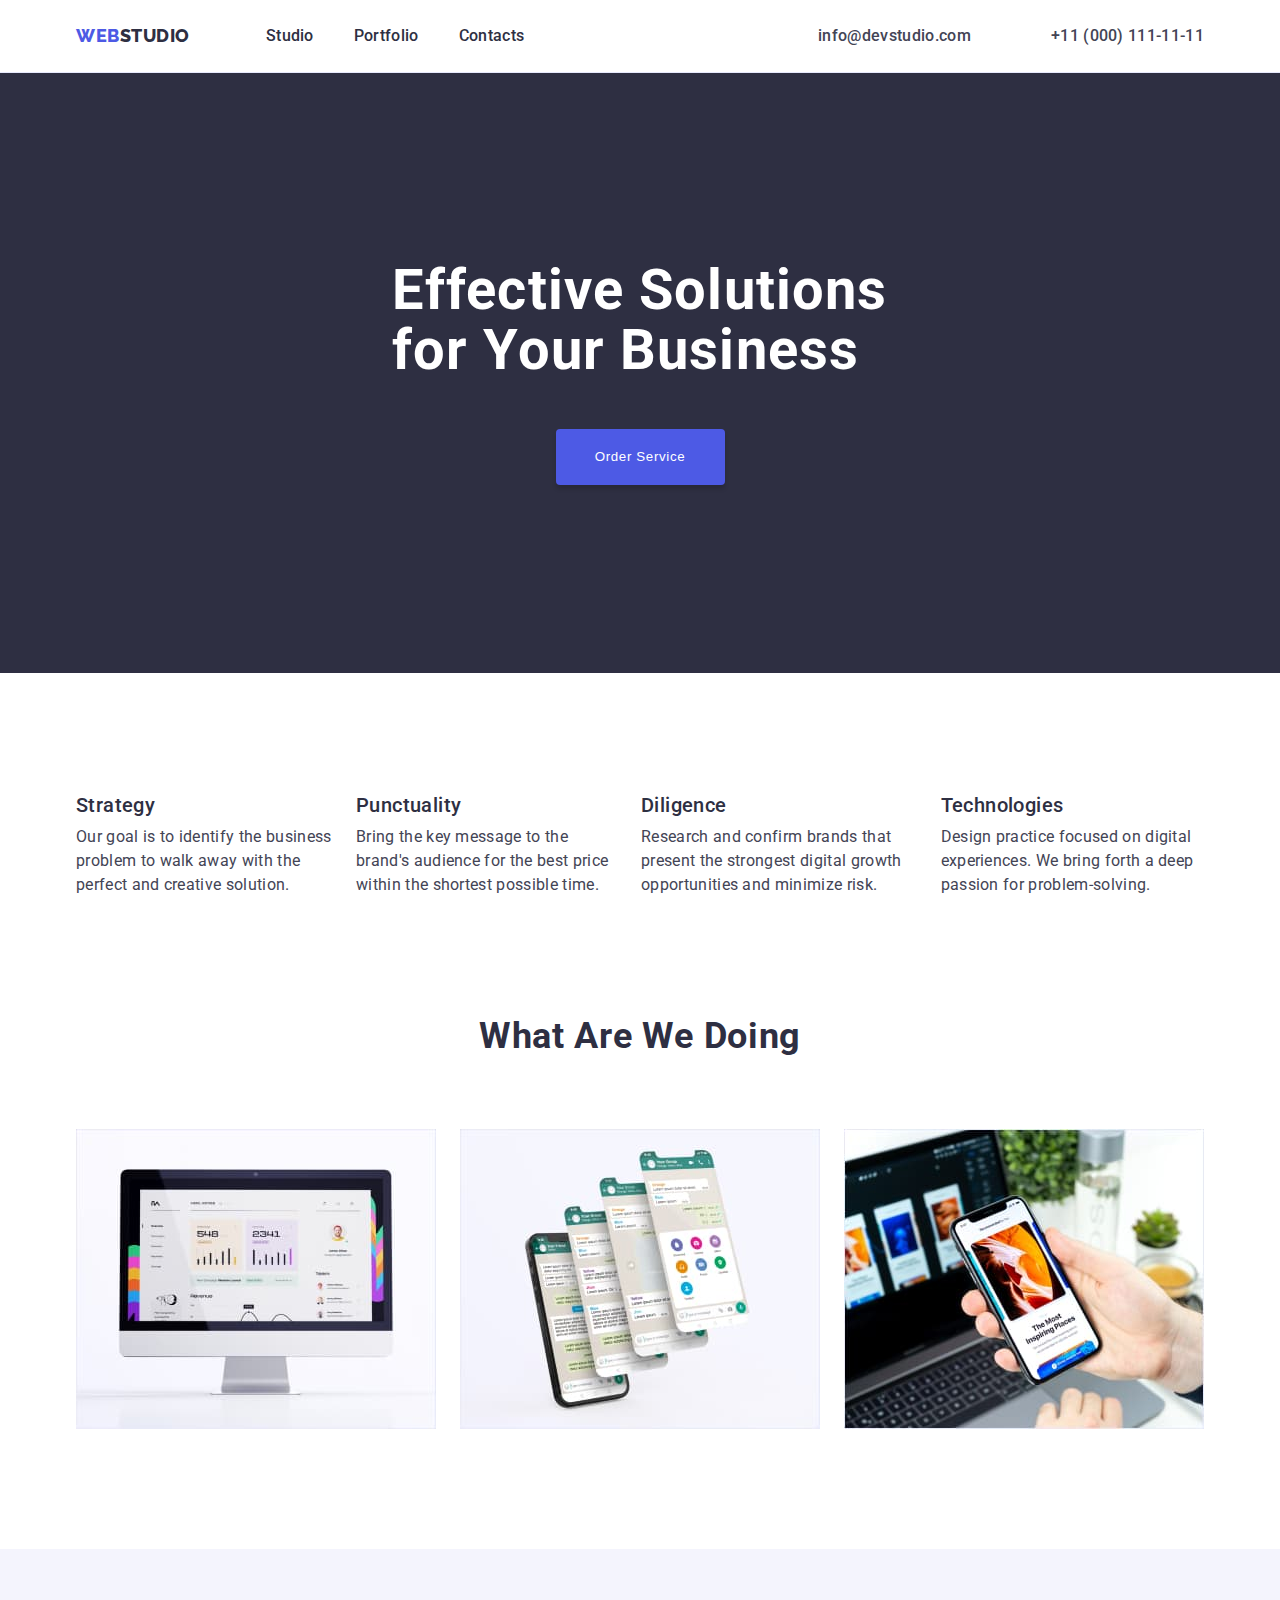
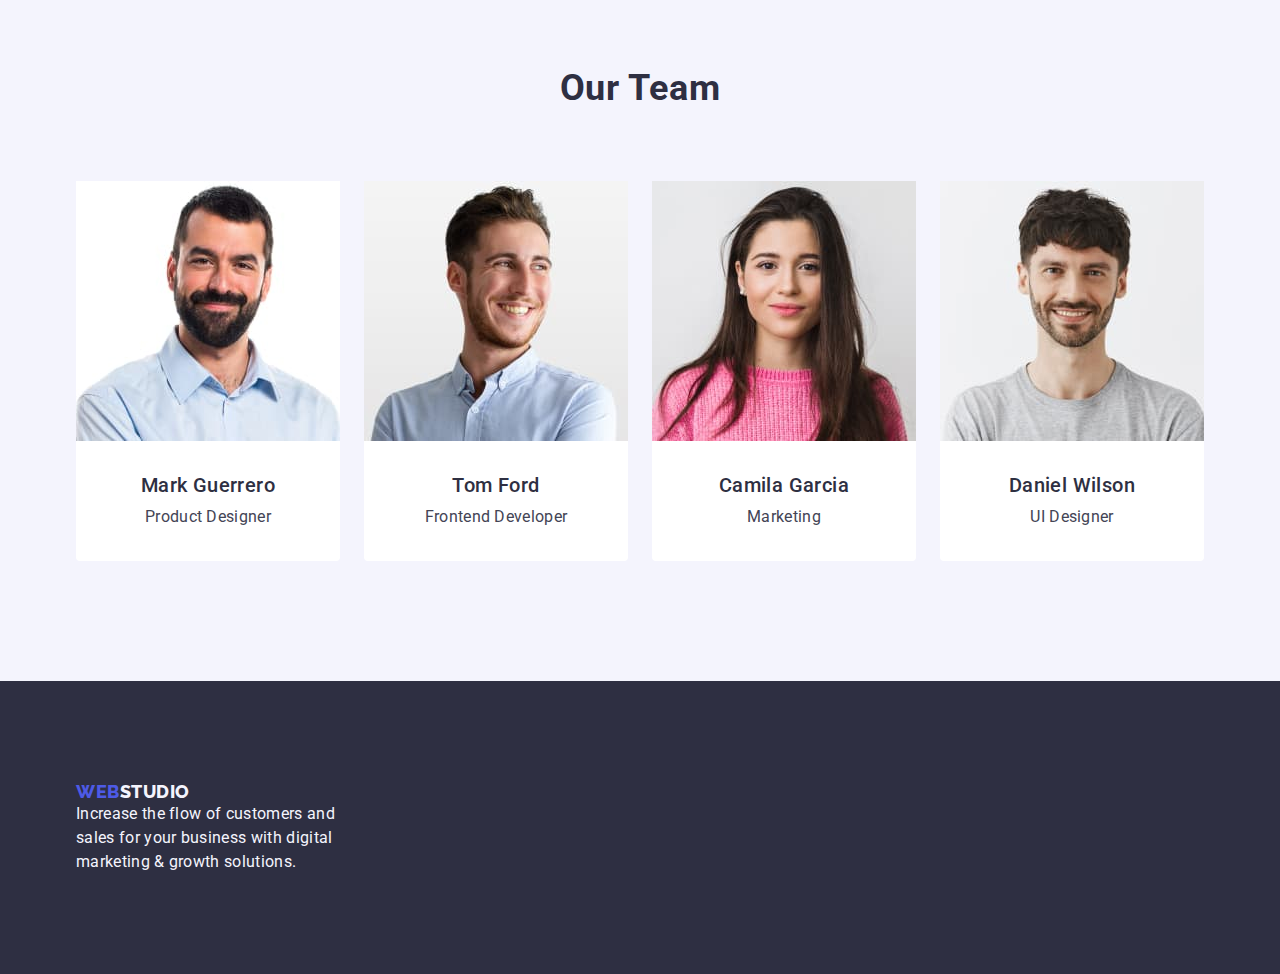
<file: index.html>
<!DOCTYPE html>
<html lang="en">
<head>
    <meta charset="UTF-8">
    <meta name="viewport" content="width=device-width, initial-scale=1.0">
    <title>Студія</title>
    <link rel="preconnect" href="https://fonts.googleapis.com">
    <link rel="preconnect" href="https://fonts.gstatic.com" crossorigin>
    <link href="https://fonts.googleapis.com/css2?family=Raleway:wght@800&family=Roboto:wght@400;500;700;900&display=swap" rel="stylesheet">
    <link rel="stylesheet" href="https://cdnjs.cloudflare.com/ajax/libs/modern-normalize/2.0.0/modern-normalize.min.css" integrity="sha512-4xo8blKMVCiXpTaLzQSLSw3KFOVPWhm/TRtuPVc4WG6kUgjH6J03IBuG7JZPkcWMxJ5huwaBpOpnwYElP/m6wg==" crossorigin="anonymous" referrerpolicy="no-referrer" />
    <link rel="stylesheet" href="./css/style.css">

</head>
<body>
    <header class="header" >
        <div class="container">
            <div class="navigation">
                <nav class="nav">
                    <a href="./index.html" class="logo link">Web<span class="span">Studio</span></a>
                    <ul class="list nav-ul">
                        <li>
                            <a class="link li-items" href="./index.html">Studio</a>
                        </li>
                        <li>
                            <a class="link li-items" href="./portfolio.html">Portfolio</a>
                        </li>
                        <li>
                            <a class="link li-items" href="">Contacts</a>
                        </li>
                    </ul>
                </nav>
                <address class="address">
                    <ul class="list address-ul">
                        <li>
                            <a class="link address-link" href="mailto:info@devstudio.com">info@devstudio.com</a>
                        </li>
                        <li>
                            <a class="link address-link" href="tel:+110001111111">+11 (000) 111-11-11</a>
                        </li>
                    </ul>
                </address>
            </div>
        </div>
    </header>

    <main>
        <section class="solutions">
            <h1 class="solutions-title" >Effective Solutions for Your Business</h1>
            <button type="button" class="button-order">Order Service</button>
        </section>
        <section class="items section">
            <div class="container">
                <h2 class="visually-hidden">Items</h2>
                <ul class="list items-ul">
                    <li>
                        <h3 class="li-title">Strategy</h3>
                        <p class="li-par" >Our goal is to identify the business problem to walk away with the perfect and creative solution.</p>
                    </li>
                    <li>
                        <h3 class="li-title">Punctuality</h3>
                        <p class="li-par" >Bring the key message to the brand's audience for the best price within the shortest possible time.</p>
                    </li>
                    <li>
                        <h3 class="li-title">Diligence</h3>
                        <p class="li-par" >Research and confirm brands that present the strongest digital growth opportunities and minimize risk.</p>
                    </li>
                    <li>
                        <h3 class="li-title">Technologies</h3>
                        <p class="li-par">Design practice focused on digital experiences. We bring forth a deep passion for problem-solving.</p>
                    </li>
                </ul>
            </div>
        </section>
        <section class="doing section">
            <div class="container">
                <h2 class="title" >What are we doing</h2>
                <ul class="list doing-ul" >
                    <li>
                        <img src="./images/websites.jpg" width="360" height="300" alt="websites">
                    </li>
                    <li>
                        <img src="./images/applictions.jpg" width="360" height="300" alt="applications">
                    </li>
                    <li>
                        <img src="./images/design.jpg" width="360" height="300" alt="design">
                    </li>
                </ul>
            </div>
        </section>
        <section class="team section">
            <div class="container"> 
                <h2 class="title">Our Team</h2>
                <ul class="list team-ul" >
                    <li class="team-items" >
                        <img src="./images/mark_guerrero.jpg" width="264" height="260" alt="Mark Guerrero">
                        <div class="card-text">
                            <h3 class="li-title">Mark Guerrero</h3>
                            <p class="li-par" >Product Designer</p>
                        </div>
                    </li>

                    <li class="team-items" >
                        <img src="./images/tom_ford.jpg" width="264" height="260" alt="Tom Ford">
                        <div class="card-text">
                            <h3 class="li-title" >Tom Ford</h3>
                            <p class="li-par" >Frontend Developer</p>
                        </div>
                    </li>

                    <li class="team-items" >
                        <img src="./images/camila_garcia.jpg" width="264" height="260" alt="Camila Garcia">
                        <div class="card-text">
                            <h3 class="li-title" >Camila Garcia</h3>
                            <p class="li-par" >Marketing</p>
                        </div>
                    </li>

                    <li class="team-items" >
                        <img src="./images/daniel_wilson.jpg" width="264" height="260" alt="Daniel Wilson">
                        <div class="card-text">
                            <h3 class="li-title" >Daniel Wilson</h3>
                            <p class="li-par" >UI Designer</p>
                        </div>
                    </li>
                </ul>
            </div>
        </section>
    </main>
    <footer class="footer">
        <div class="container">
            <a href="./index.html" class="logo link">Web<span class="footer-span" >Studio</span></a>
            <p class="footer-text">Increase the flow of customers and sales for your business with digital marketing & growth solutions.</p>
        </div>
    </footer>
</body>
</html>
</file>
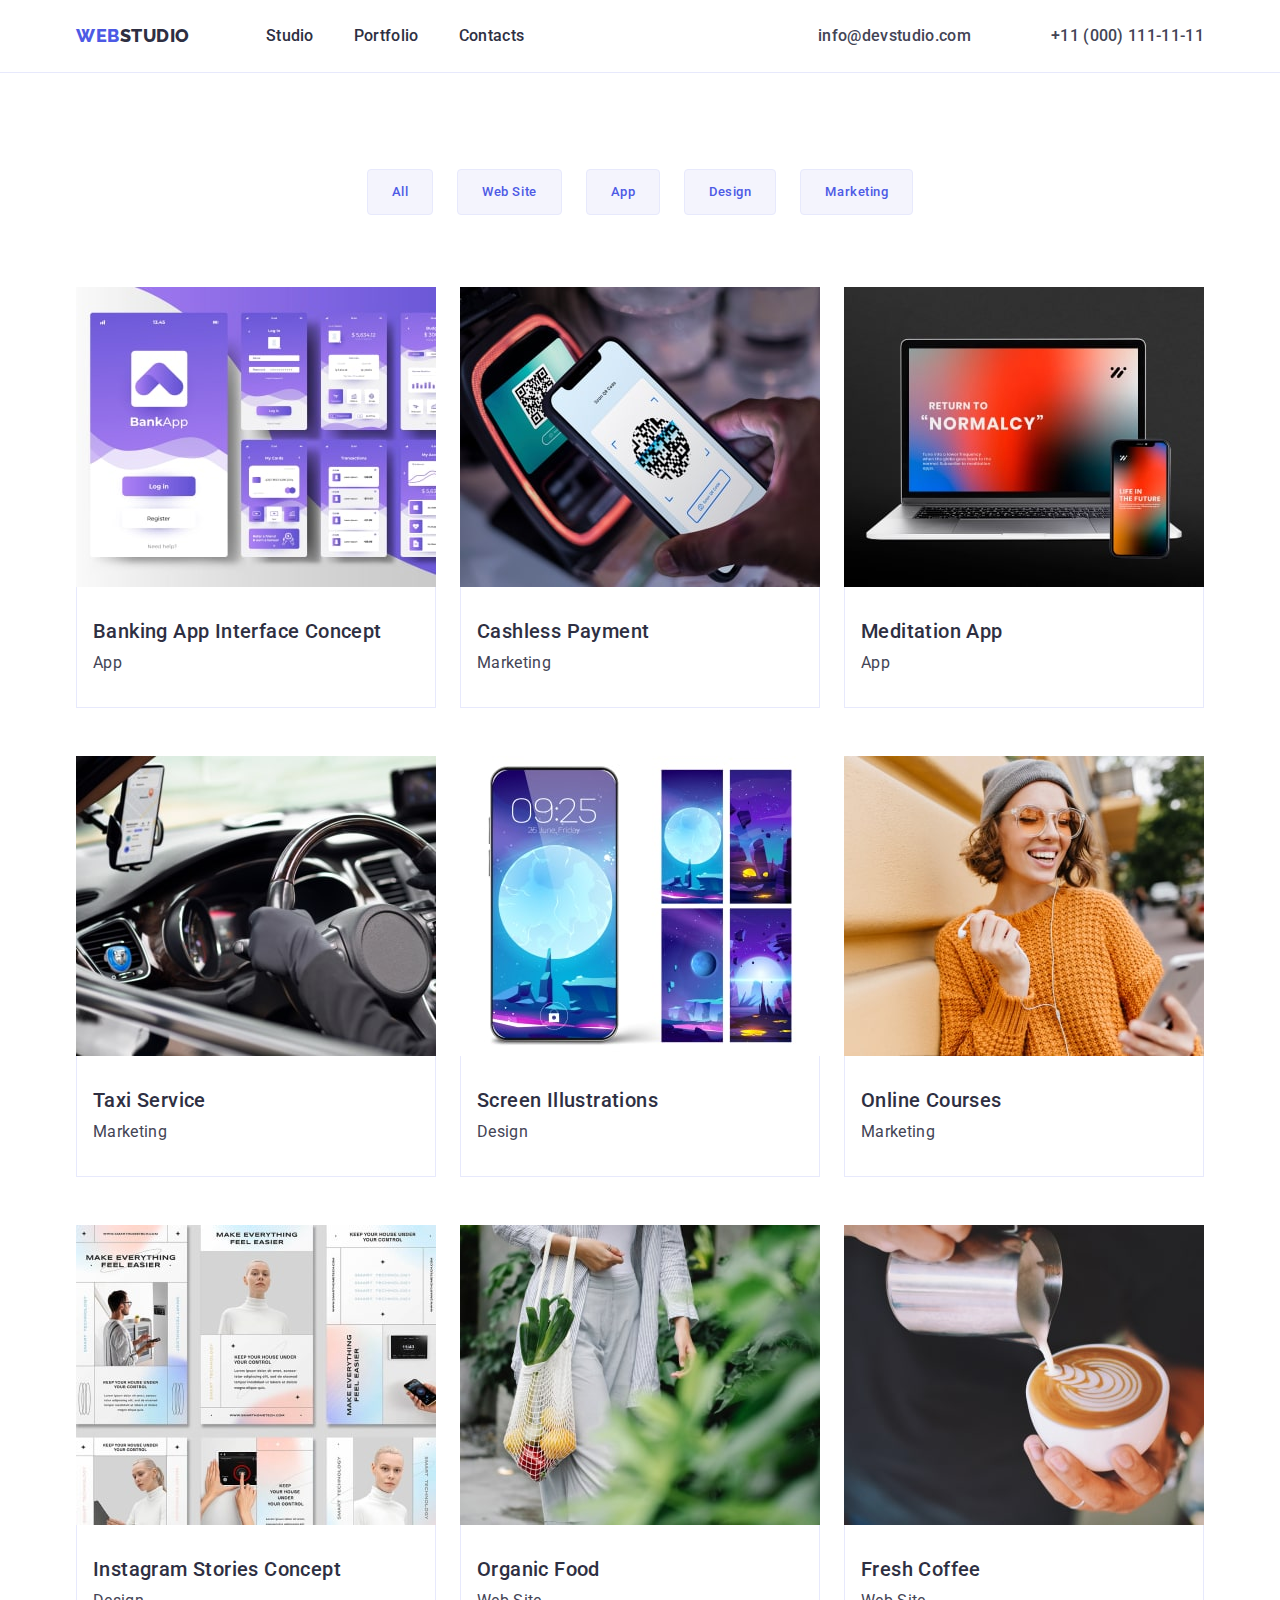
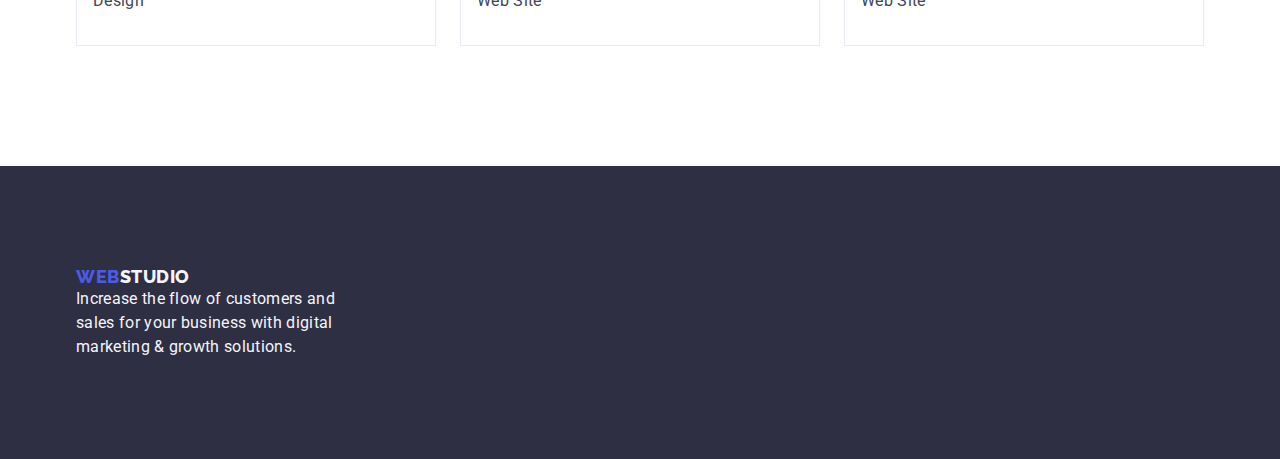
<file: portfolio.html>
<!DOCTYPE html>
<html lang="en">
<head>
    <meta charset="UTF-8">
    <meta name="viewport" content="width=device-width, initial-scale=1.0">
    <title>Portfolio</title>
    <link rel="preconnect" href="https://fonts.googleapis.com">
    <link rel="preconnect" href="https://fonts.gstatic.com" crossorigin>
    <link href="https://fonts.googleapis.com/css2?family=Raleway:wght@800&family=Roboto:wght@400;500;700;900&display=swap" rel="stylesheet">
    <link rel="stylesheet" href="https://cdnjs.cloudflare.com/ajax/libs/modern-normalize/2.0.0/modern-normalize.min.css" integrity="sha512-4xo8blKMVCiXpTaLzQSLSw3KFOVPWhm/TRtuPVc4WG6kUgjH6J03IBuG7JZPkcWMxJ5huwaBpOpnwYElP/m6wg==" crossorigin="anonymous" referrerpolicy="no-referrer" />
    <link rel="stylesheet" href="./css/style.css">
</head>
<body>
    <header class="header">
        <div class="container">
            <div class="navigation">
                <nav class="nav">
                    <a href="./index.html" class="logo link">Web<span class="span">Studio</span></a>
                    <ul class="list nav-ul">
                        <li>
                            <a class="link li-items" href="./index.html">Studio</a>
                        </li>
                        <li>
                            <a class="link li-items" href="./portfolio.html">Portfolio</a>
                        </li>
                        <li>
                            <a class="link li-items" href="">Contacts</a>
                        </li>
                    </ul>
                </nav>
                <address class="address">
                    <ul class="list address-ul">
                        <li>
                            <a class="link address-link" href="mailto:info@devstudio.com">info@devstudio.com</a>
                        </li>
                        <li>
                            <a class="link address-link" href="tel:+110001111111">+11 (000) 111-11-11</a>
                        </li>
                    </ul>
                </address>
            </div>
        </div>
    </header>

    <main>
        <section class="products">
            <div class="container">
                <h1 class="visually-hidden">Products</h1>
                <div class="filter-btn">
                    <ul class="list button-ul" >
                        <li><button class="button-filter" type="button">All</button></li>
                        <li><button class="button-filter" type="button">Web Site</button></li>
                        <li><button class="button-filter" type="button">App</button></li>
                        <li><button class="button-filter" type="button">Design</button></li>
                        <li><button class="button-filter" type="button">Marketing</button></li>
                    </ul>
                </div>
                <ul class="list products-cards" >
                    <li>
                        <a class="link" href="#">
                            <img src="./images/banking_app.jpg" alt="Banking App" width="360" height="300">
                            <div class="card-text frame">
                                <h2 class="li-title" >Banking App Interface Concept</h2>
                                <p class="li-par">App</p>
                            </div>
                        </a>
                    </li>
                    <li>
                        <a class="link" href="#">
                            <img src="./images/cashless_payment.jpg" alt="Cashless Payment" width="360" height="300">
                            <div class="card-text frame">
                                <h2 class="li-title" >Cashless Payment</h2>
                                <p class="li-par">Marketing</p>
                            </div>
                        </a>
                    </li>
                    <li>
                        <a class="link" href="#">
                            <img src="./images/meditation_app.jpg" alt="Meditation App" width="360" height="300">
                            <div class="card-text frame">
                                <h2 class="li-title" >Meditation App</h2>
                                <p class="li-par">App</p>
                            </div>
                        </a>
                    </li>
                    <li>
                        <a class="link" href="#">
                            <img src="./images/taxi_service.jpg" alt="Taxi Service" width="360" height="300">
                            <div class="card-text frame">
                                <h2 class="li-title" >Taxi Service</h2>
                                <p class="li-par">Marketing</p>
                            </div>
                        </a>
                    </li>
                    <li>
                        <a class="link" href="#">
                            <img src="./images/screen_illustrations.jpg" alt="Screen Illustrations" width="360" height="300">
                            <div class="card-text frame">
                                <h2 class="li-title" >Screen Illustrations</h2>
                                <p class="li-par">Design</p>
                            </div>
                        </a>
                    </li>
                    <li>
                        <a class="link" href="#">
                            <img src="./images/online_courses.jpg" alt="Online Courses" width="360" height="300">
                            <div class="card-text frame">
                                <h2 class="li-title" >Online Courses</h2>
                                <p class="li-par">Marketing</p>
                            </div>
                        </a>
                    </li>
                    <li>
                        <a class="link" href="#">
                            <img src="./images/instagram_stories_concept.jpg" alt="Instagram Stories Concept" width="360" height="300">
                            <div class="card-text frame">
                                <h2 class="li-title" >Instagram Stories Concept</h2>
                                <p class="li-par">Design</p>
                            </div>
                        </a>
                    </li>
                    <li>
                        <a class="link" href="#">
                            <img src="./images/organic_food.jpg" alt="Organic Food" width="360" height="300">
                            <div class="card-text frame">
                                <h2 class="li-title" >Organic Food</h2>
                                <p class="li-par">Web Site</p>
                            </div>
                        </a>
                    </li>
                    <li>
                        <a class="link" href="#">
                            <img src="./images/fresh_coffee.jpg" alt="Fresh Coffee" width="360" height="300">
                            <div class="card-text frame">
                                <h2 class="li-title" >Fresh Coffee</h2>
                                <p class="li-par">Web Site</p>
                            </div>
                        </a>
                    </li>
                </ul>
            </div>
        </section>
    </main>

    <footer class="footer">
        <div class="container">
            <a href="./index.html" class="logo link">Web<span class="footer-span">Studio</span></a>
            <p class="footer-text">Increase the flow of customers and sales for your business with digital marketing &
                growth solutions.</p>
        </div>
    </footer>
</body>
</html>
</file>
<file: css/style.css>
/* -------СКИДАННЯ СТИЛІВ--------- */

/* Указываем box sizing */
*,
*::before,
*::after {
  box-sizing: border-box;
}

/* Убираем внутренние отступы */
ul[class],
ol[class] {
  padding: 0;
}

/* Убираем внешние отступы */
body,
h1,
h2,
h3,
h4,
p,
ul[class],
ol[class],
li,
figure,
figcaption,
blockquote,
dl,
dd {
  margin: 0;
}

/* Удаляем стандартную стилизацию для всех ul и il, у которых есть атрибут class*/
ul[class],
ol[class] {
  list-style: none;
}

/* Элементы a, у которых нет класса, сбрасываем до дефолтных стилей */
a:not([class]) {
  text-decoration-skip-ink: auto;
}

img{
    display: block;
}
/* ----------------------------------------- */

:root{
    --btn-and-logo: #4D5AE5;
    --hover-focus-color: #404BBF;
    --bg-color: #FFFFFF;
    --bg-color-team-footer: #F4F4FD;
    --titles-color: #2E2F42;
    --main-color: #434455;
    --btn-border-color: #E7E9FC;
}

body{
    font-family: "Roboto", sans-serif;
    color: var(--main-color);
    background-color: var(--bg-color); 
}

.section{
    padding: 120px 0 120px;
}

.container{
    width: 1158px;
    padding: 0 15px;
    margin: 0 auto;
    justify-content: space-between;
    align-items: center;
}

/* -------HEADER----- */

.header{
    border-bottom: 1px solid var(--btn-border-color);
    padding: 24px 0;
}

.navigation{
    display: flex;
    justify-content: space-between;
}

.nav{
    display: flex;
    align-items: center;
}

.logo{
    line-height: 1.17;
    font-family: Raleway, sans-serif;
    font-size: 18px;
    font-weight: 800;
    letter-spacing: 0.54px;
    text-transform: uppercase;
    color: var(--btn-and-logo);
    margin-right: 76px;
}

.link{
    text-decoration: none;
}

.link:hover, .link:focus{
    color: var(--hover-focus-color);
}

.span{
    color: var(--titles-color);
}

.span:hover, .span:focus{
    color: var(--hover-focus-color)
}

.list{
    list-style: none;
    text-decoration: none;
    color: var(--titles-color);
    font-style: normal;
    font-weight: 500;
    display: flex;
}

.list:hover, .list:focus{
    color: var(--hover-focus-color);
}

.nav-ul{
    gap: 40px;
}

.li-items{
    color: var(--titles-color);
    font-weight: 500;
    font-size: 16px;
    line-height: 1.5;
    letter-spacing: 0.02em;
    padding: 24px 0;
}

.address{
    font-style: normal;
}

.address-ul{
    gap: 40px;
}

.address-link{
    color: var(--main-color);
    font-size: 16px;
    line-height: 1.5;
    letter-spacing: 0.02em;
    margin-left: 40px;
}

/* -----------SOLUTIONS------------- */

.solutions{
    background-color: var(--titles-color);
    max-width: 100%;
    padding: 188px 0 188px;
}

.solutions-title{
    color: var(--bg-color);
    font-size: 56px;
    letter-spacing: 0.02em;
    line-height: 1.07;
    max-width: 496px;
    margin: 0 auto;
}

.li-title{
    font-size: 20px;
    font-weight: 500;
    letter-spacing: 0.02em;
    line-height: 1.2;
    color: var(--titles-color);
    margin-bottom: 8px;
}

.li-par{
    color: var(--main-color);
    font-size: 16px;
    line-height: 1.5;
    letter-spacing: 0.32px;
    font-weight: 400;
}

.button-order{
    display:block;
    color: var(--bg-color);
    font-weight: 500;
    letter-spacing: 0.64px;
    line-height: 1.5;
    background-color: var(--btn-and-logo);
    margin: 48px auto 0;
    padding: 16px 32px;
    min-width: 169px;
    height: 56px;
    border-radius: 4px;
    border: none;
    box-shadow: 0px 4px 4px 0px rgba(0, 0, 0, 0.15);
    cursor: pointer;
}

.button-order:hover{
    background-color: var(--hover-focus-color); 
}

.button-order:focus{
    background-color: var(--hover-focus-color); 
}

/* -----ITEMS--------- */

.items{
    padding: 120px 0 120px;
}

.items-ul{
    display:flex;
}

.items-section-list{
    width: calc((100% - 72px) / 4);
}
.items-ul>li:not(:last-child){
    margin-right: 24px;
}

.visually-hidden{
    position: absolute;
    width: 1px;
    height: 1px;
    margin: -1px;
    border: 0;
    padding: 0;
    white-space: nowrap;
    clip-path: inset(100%);
    clip: rect(0 0 0 0);
    overflow: hidden;
}

/* ------DOING------- */

.doing{
    padding: 0 0 120px;
}

.title{
    color: var(--titles-color);
    font-size: 36px;
    font-weight: 700;
    line-height: 1.11;
    letter-spacing: 0.72px;
    text-transform: capitalize;
    text-align: center;
    margin-bottom: 72px;
}

.doing-li {
    width: calc((100% - 48px) / 3);
}
.doing-ul>li:not(:last-child){
    margin-right: 24px;
}


/* --------TEAM--------- */

.team{
    background-color: var(--bg-color-team-footer);
    padding-bottom: 120px;
}

.team-items{
    background-color: var(--bg-color);
    text-align: center;
    border-radius: 0px 0px 4px 4px;
}

.team-ul>li:not(:last-child) {
    margin-right: 24px;
}

.card-text{
    padding: 32px 16px;
}

/* -------FOOTER-------- */

.footer{
    background-color: var(--titles-color);
    color: var(--bg-color-team-footer);
    padding: 100px 0;
}

.footer-link{
    display: inline-block;
    margin-bottom: 16px;
}
.footer-span{
    color: var(--bg-color-team-footer);
}

.footer-text{
    line-height: 1.5;
    letter-spacing: 0.02em;
    width: 264px;
}

/* --------FILTER--------- */

.products{
    padding: 96px 0 120px;
}

.button-filter{
    color: var(--btn-and-logo);
    font-family: "Roboto", sans-serif;
    font-weight: 500;
    line-height: 1.5;
    letter-spacing: 0.04em;
    border-radius: 4px;
    border: 1px solid var(--btn-border-color);
    background-color: var(--bg-color-team-footer);
    padding: 12px 24px;
}

.products .button-ul{
    display: flex;
    justify-content: center;
    margin-bottom: 72px;
}

.button-ul>li:not(:last-child) {
    margin-right: 24px;
}

.button-filter:hover, .button-filter:focus{
    color: var(--bg-color);
    background: var(--hover-focus-color);
    border: 1px solid transparent;
}
.products-cards{
    display: flex;
    flex-wrap: wrap;
    column-gap: 24px;
    row-gap: 48px;
    
}

.cards-item{
    width: calc((100%-48px)/3);
}
.cards-item-ul>li:not(:last-child) {
    margin-right: 24px;
}

.frame{
    padding: 32px 16px;
    border: 1px solid var(--btn-border-color);
    border-top: none;
}
</file>
